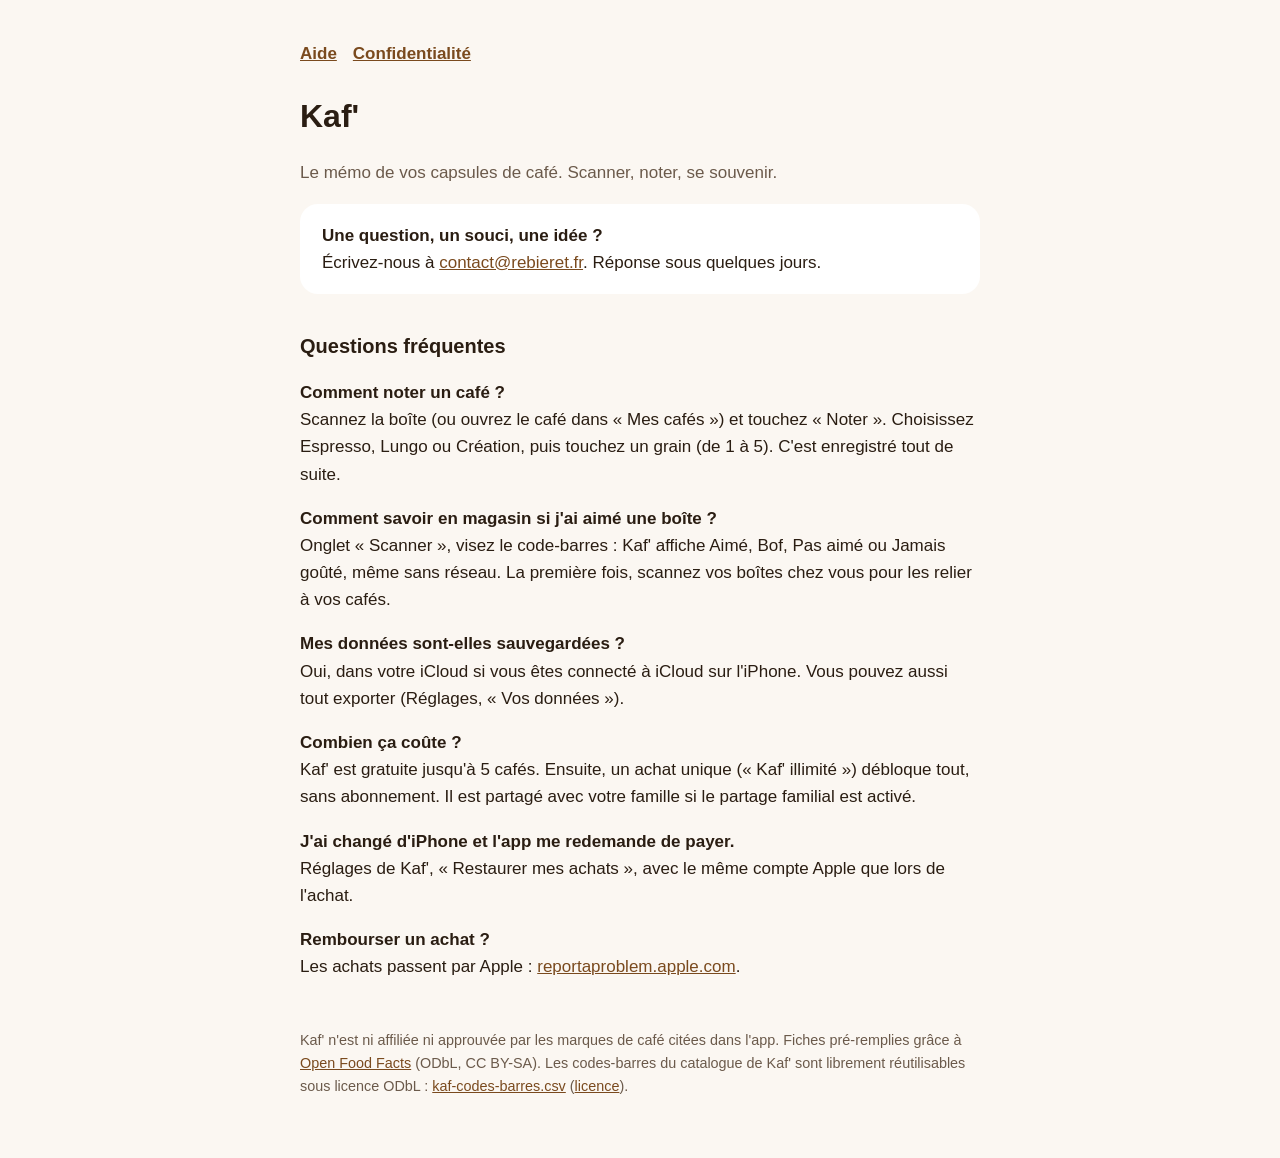
<file: index.html>
<!doctype html>
<html lang="fr">
<head>
<meta charset="utf-8"><meta name="viewport" content="width=device-width,initial-scale=1">
<title>Kaf' – Aide et contact</title>
<meta name="description" content="Kaf', le mémo de vos capsules de café : scanner, noter, se souvenir.">
<link rel="stylesheet" href="style.css">
</head>
<body><main>
<nav><a href="./">Aide</a><a href="confidentialite.html">Confidentialité</a></nav>
<h1>Kaf'</h1>
<p class="muted">Le mémo de vos capsules de café. Scanner, noter, se souvenir.</p>

<div class="card">
<strong>Une question, un souci, une idée ?</strong><br>
Écrivez-nous à <a href="mailto:contact@rebieret.fr">contact@rebieret.fr</a>. Réponse sous quelques jours.
</div>

<h2>Questions fréquentes</h2>
<p><strong>Comment noter un café ?</strong><br>Scannez la boîte (ou ouvrez le café dans « Mes cafés ») et touchez « Noter ». Choisissez Espresso, Lungo ou Création, puis touchez un grain (de 1 à 5). C'est enregistré tout de suite.</p>
<p><strong>Comment savoir en magasin si j'ai aimé une boîte ?</strong><br>Onglet « Scanner », visez le code-barres : Kaf' affiche Aimé, Bof, Pas aimé ou Jamais goûté, même sans réseau. La première fois, scannez vos boîtes chez vous pour les relier à vos cafés.</p>
<p><strong>Mes données sont-elles sauvegardées ?</strong><br>Oui, dans votre iCloud si vous êtes connecté à iCloud sur l'iPhone. Vous pouvez aussi tout exporter (Réglages, « Vos données »).</p>
<p><strong>Combien ça coûte ?</strong><br>Kaf' est gratuite jusqu'à 5 cafés. Ensuite, un achat unique (« Kaf' illimité ») débloque tout, sans abonnement. Il est partagé avec votre famille si le partage familial est activé.</p>
<p><strong>J'ai changé d'iPhone et l'app me redemande de payer.</strong><br>Réglages de Kaf', « Restaurer mes achats », avec le même compte Apple que lors de l'achat.</p>
<p><strong>Rembourser un achat ?</strong><br>Les achats passent par Apple : <a href="https://reportaproblem.apple.com">reportaproblem.apple.com</a>.</p>

<footer>Kaf' n'est ni affiliée ni approuvée par les marques de café citées dans l'app. Fiches pré-remplies grâce à <a href="https://openfoodfacts.org">Open Food Facts</a> (ODbL, CC BY-SA). Les codes-barres du catalogue de Kaf' sont librement réutilisables sous licence ODbL : <a href="donnees/kaf-codes-barres.csv">kaf-codes-barres.csv</a> (<a href="donnees/LICENCE.txt">licence</a>).</footer>
</main></body></html>
</file>
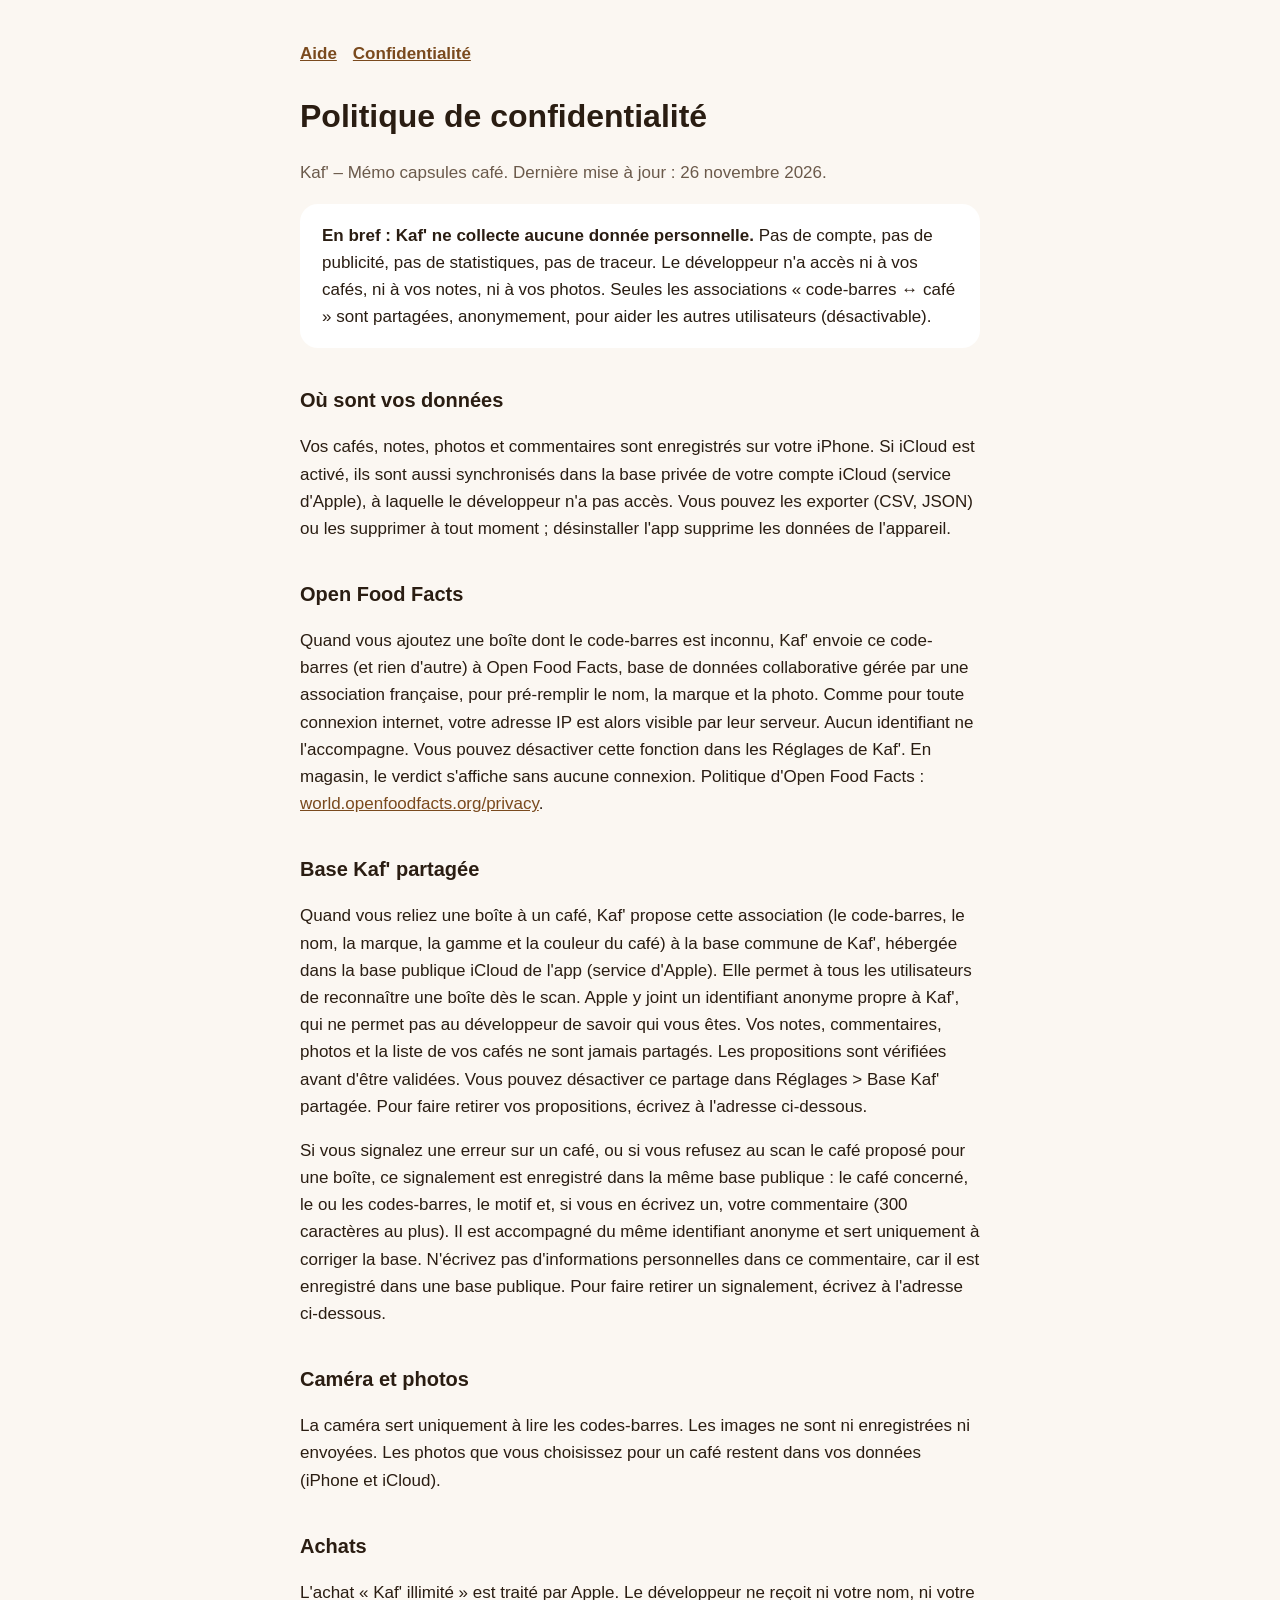
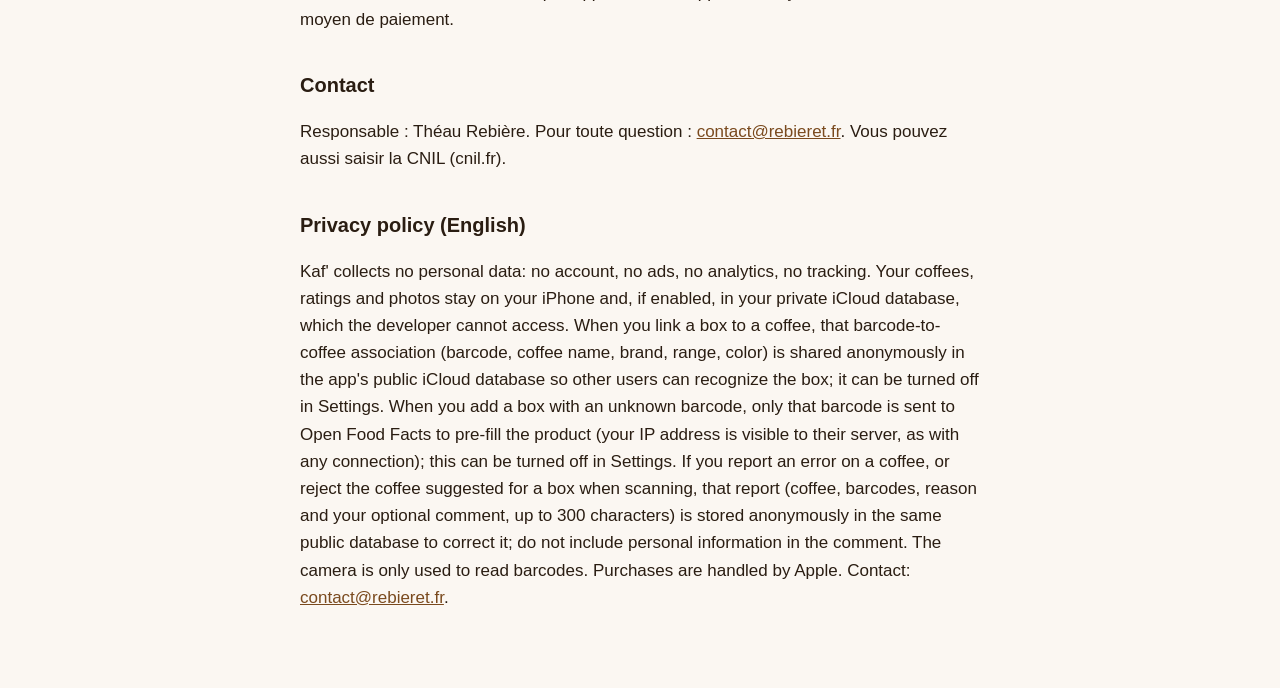
<file: confidentialite.html>
<!doctype html>
<html lang="fr">
<head>
<meta charset="utf-8"><meta name="viewport" content="width=device-width,initial-scale=1">
<title>Kaf' – Confidentialité</title>
<link rel="stylesheet" href="style.css">
</head>
<body><main>
<nav><a href="./">Aide</a><a href="confidentialite.html">Confidentialité</a></nav>
<h1>Politique de confidentialité</h1>
<p class="muted">Kaf' – Mémo capsules café. Dernière mise à jour : 26 novembre 2026.</p>

<div class="card"><strong>En bref : Kaf' ne collecte aucune donnée personnelle.</strong> Pas de compte, pas de publicité, pas de statistiques, pas de traceur. Le développeur n'a accès ni à vos cafés, ni à vos notes, ni à vos photos. Seules les associations « code-barres ↔ café » sont partagées, anonymement, pour aider les autres utilisateurs (désactivable).</div>

<h2>Où sont vos données</h2>
<p>Vos cafés, notes, photos et commentaires sont enregistrés sur votre iPhone. Si iCloud est activé, ils sont aussi synchronisés dans la base privée de votre compte iCloud (service d'Apple), à laquelle le développeur n'a pas accès. Vous pouvez les exporter (CSV, JSON) ou les supprimer à tout moment ; désinstaller l'app supprime les données de l'appareil.</p>

<h2>Open Food Facts</h2>
<p>Quand vous ajoutez une boîte dont le code-barres est inconnu, Kaf' envoie ce code-barres (et rien d'autre) à Open Food Facts, base de données collaborative gérée par une association française, pour pré-remplir le nom, la marque et la photo. Comme pour toute connexion internet, votre adresse IP est alors visible par leur serveur. Aucun identifiant ne l'accompagne. Vous pouvez désactiver cette fonction dans les Réglages de Kaf'. En magasin, le verdict s'affiche sans aucune connexion. Politique d'Open Food Facts : <a href="https://world.openfoodfacts.org/privacy">world.openfoodfacts.org/privacy</a>.</p>

<h2>Base Kaf' partagée</h2>
<p>Quand vous reliez une boîte à un café, Kaf' propose cette association (le code-barres, le nom, la marque, la gamme et la couleur du café) à la base commune de Kaf', hébergée dans la base publique iCloud de l'app (service d'Apple). Elle permet à tous les utilisateurs de reconnaître une boîte dès le scan. Apple y joint un identifiant anonyme propre à Kaf', qui ne permet pas au développeur de savoir qui vous êtes. Vos notes, commentaires, photos et la liste de vos cafés ne sont jamais partagés. Les propositions sont vérifiées avant d'être validées. Vous pouvez désactiver ce partage dans Réglages &gt; Base Kaf' partagée. Pour faire retirer vos propositions, écrivez à l'adresse ci-dessous.</p>
<p>Si vous signalez une erreur sur un café, ou si vous refusez au scan le café proposé pour une boîte, ce signalement est enregistré dans la même base publique : le café concerné, le ou les codes-barres, le motif et, si vous en écrivez un, votre commentaire (300 caractères au plus). Il est accompagné du même identifiant anonyme et sert uniquement à corriger la base. N'écrivez pas d'informations personnelles dans ce commentaire, car il est enregistré dans une base publique. Pour faire retirer un signalement, écrivez à l'adresse ci-dessous.</p>

<h2>Caméra et photos</h2>
<p>La caméra sert uniquement à lire les codes-barres. Les images ne sont ni enregistrées ni envoyées. Les photos que vous choisissez pour un café restent dans vos données (iPhone et iCloud).</p>

<h2>Achats</h2>
<p>L'achat « Kaf' illimité » est traité par Apple. Le développeur ne reçoit ni votre nom, ni votre moyen de paiement.</p>

<h2>Contact</h2>
<p>Responsable : Théau Rebière. Pour toute question : <a href="mailto:contact@rebieret.fr">contact@rebieret.fr</a>. Vous pouvez aussi saisir la CNIL (cnil.fr).</p>

<h2 lang="en">Privacy policy (English)</h2>
<p lang="en">Kaf' collects no personal data: no account, no ads, no analytics, no tracking. Your coffees, ratings and photos stay on your iPhone and, if enabled, in your private iCloud database, which the developer cannot access. When you link a box to a coffee, that barcode-to-coffee association (barcode, coffee name, brand, range, color) is shared anonymously in the app's public iCloud database so other users can recognize the box; it can be turned off in Settings. When you add a box with an unknown barcode, only that barcode is sent to Open Food Facts to pre-fill the product (your IP address is visible to their server, as with any connection); this can be turned off in Settings. If you report an error on a coffee, or reject the coffee suggested for a box when scanning, that report (coffee, barcodes, reason and your optional comment, up to 300 characters) is stored anonymously in the same public database to correct it; do not include personal information in the comment. The camera is only used to read barcodes. Purchases are handled by Apple. Contact: <a href="mailto:contact@rebieret.fr">contact@rebieret.fr</a>.</p>
</main></body></html>
</file>
<file: style.css>
:root{--bg:#fbf7f2;--fg:#2a1d12;--muted:#6b5a4b;--accent:#7a4a1e;--card:#fff}
@media (prefers-color-scheme:dark){:root{--bg:#17110c;--fg:#f3e9de;--muted:#b8a593;--accent:#d9a066;--card:#221a13}}
*{box-sizing:border-box}body{margin:0;background:var(--bg);color:var(--fg);font:17px/1.6 -apple-system,BlinkMacSystemFont,"Segoe UI",Roboto,sans-serif}
main{max-width:720px;margin:0 auto;padding:40px 20px 60px}h1{font-size:2rem;margin:.2em 0}h2{margin-top:1.8em;font-size:1.25rem}
a{color:var(--accent)}.muted{color:var(--muted)}.card{background:var(--card);border-radius:18px;padding:18px 22px;margin:16px 0}
nav{display:flex;gap:16px;margin-bottom:24px;font-weight:600}footer{margin-top:48px;font-size:.9rem;color:var(--muted)}
</file>
